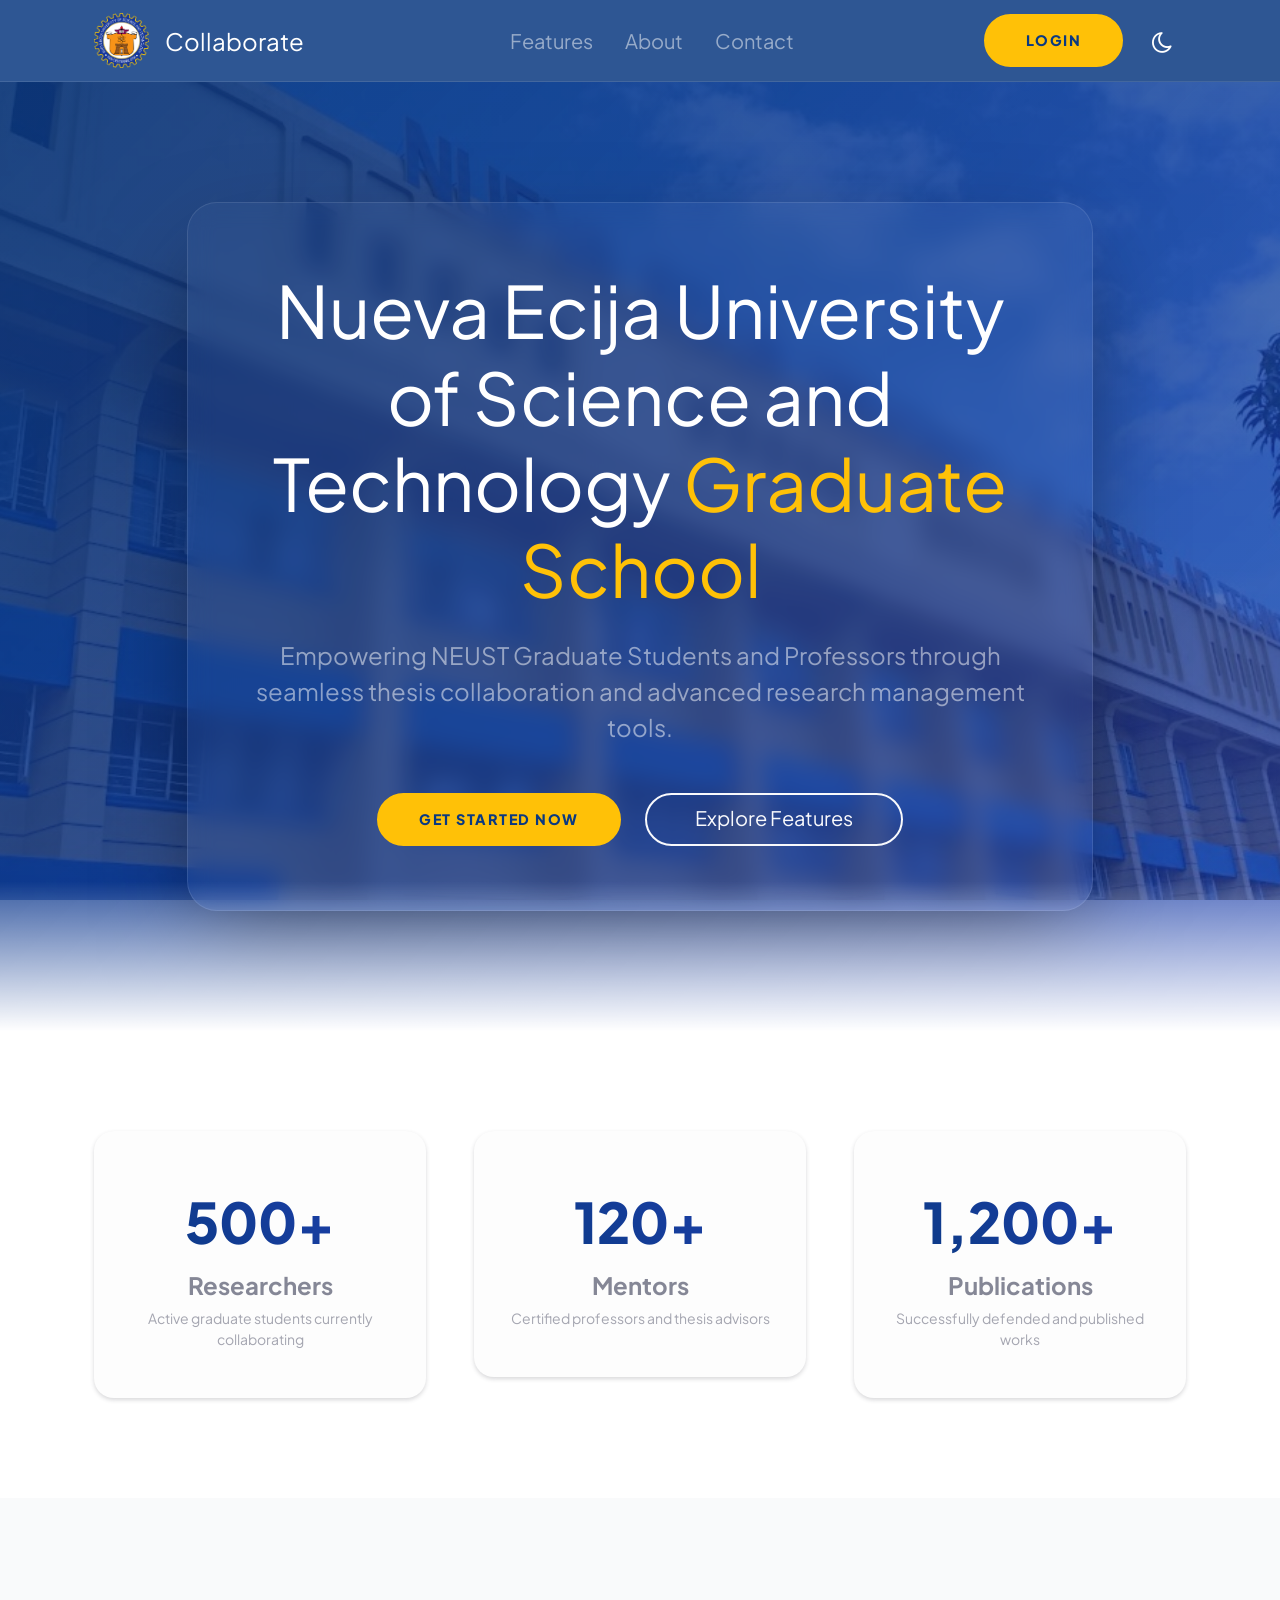
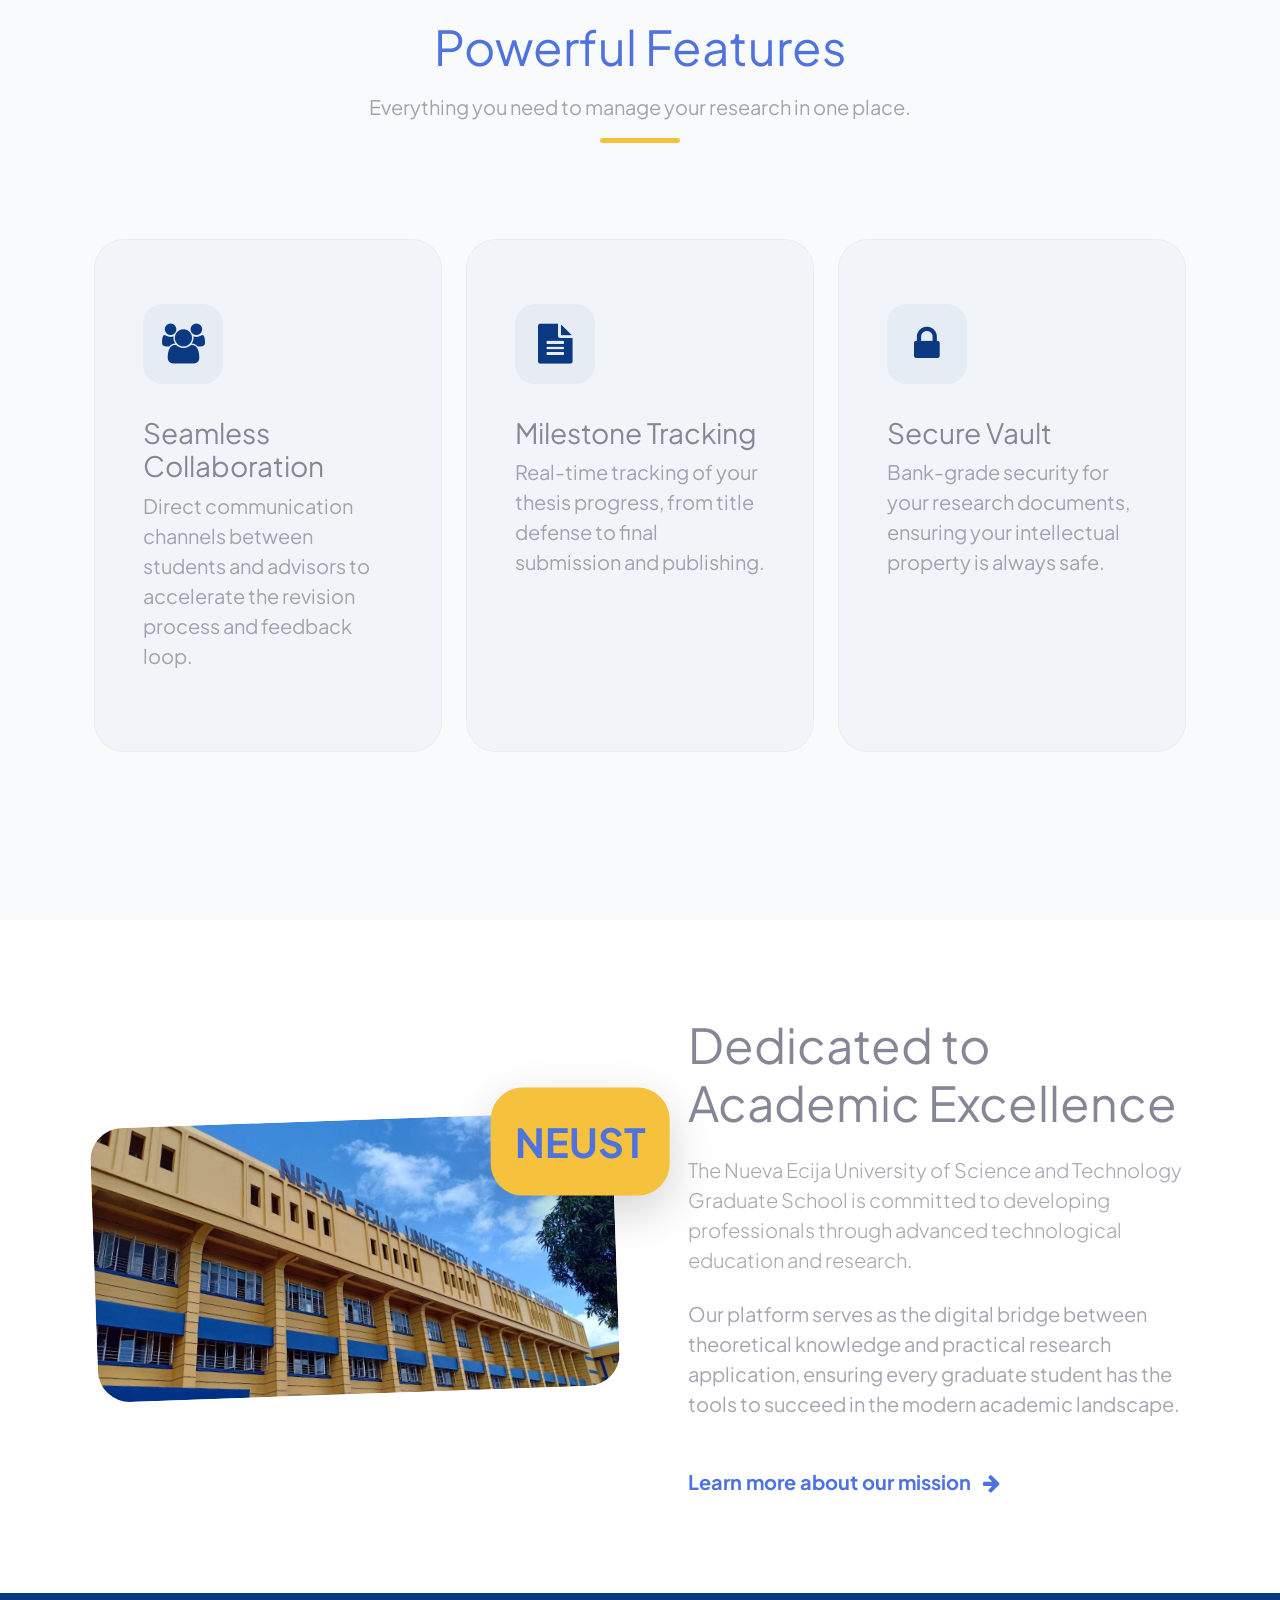
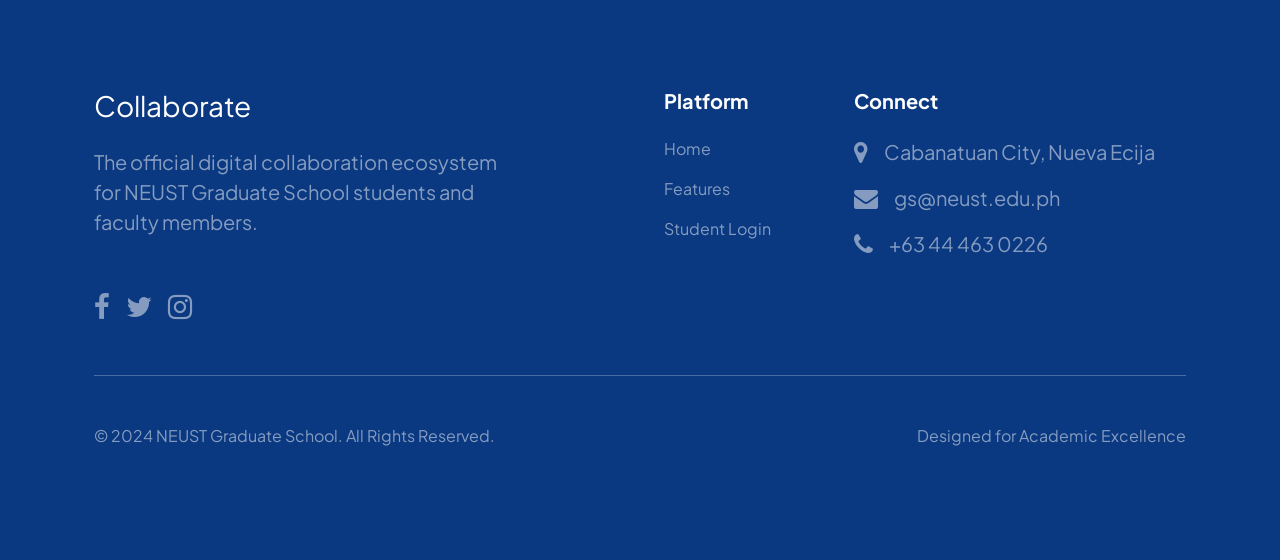
<file: index.html>
<!DOCTYPE html>
<html lang="en" data-bs-theme="light">

<head>
    <meta charset="utf-8">
    <meta name="viewport" content="width=device-width, initial-scale=1.0, shrink-to-fit=no">
    <title>Collaborate – NEUST Graduate School Platform</title>
    <meta name="description" content="A premium collaboration platform for Nueva Ecija University of Science and Technology Graduate School.">
    <link rel="icon" type="image/png" href="assets/img/neust_logo.png">
    <link rel="stylesheet" href="assets/bootstrap/css/bootstrap.min.css">
    <link rel="stylesheet" href="https://fonts.googleapis.com/css2?family=Plus+Jakarta+Sans:wght@300;400;600;700;800&display=swap">
    <link rel="stylesheet" href="assets/fonts/font-awesome.min.css">
    <link rel="stylesheet" href="assets/css/index.css">
</head>

<body>
    <!-- Navbar -->
    <nav class="navbar navbar-expand-md sticky-top">
        <div class="container">
            <a class="navbar-brand d-flex align-items-center" href="#">
                <img src="assets/img/neust_logo.png" style="width: 55px;" class="me-3" alt="Logo">
                <span class="fs-4 text-white fw-800">Collaborate</span>
            </a>
            <button class="navbar-toggler border-white text-white" type="button" data-bs-toggle="collapse" data-bs-target="#nav-menu">
                <i class="fa fa-bars"></i>
            </button>
            <div class="collapse navbar-collapse fs-5" id="nav-menu">
                <ul class="navbar-nav mx-auto">
                    <li class="nav-item"><a class="nav-link text-white-50 px-3" href="#features">Features</a></li>
                    <li class="nav-item"><a class="nav-link text-white-50 px-3" href="#about">About</a></li>
                    <li class="nav-item"><a class="nav-link text-white-50 px-3" href="#contact">Contact</a></li>
                </ul>
                <div class="d-flex align-items-center">
                    <a class="btn btn-premium me-3" href="login.html">Login</a>
                    <button id="theme-toggle" class="btn btn-link text-white fs-4" aria-label="Toggle dark mode">
                        <i class="fa fa-moon-o"></i>
                    </button>
                </div>
            </div>
        </div>
    </nav>

    <!-- Hero Section -->
    <header class="hero">
        <div class="container">
            <div class="row">
                <div class="col-lg-10 mx-auto text-center">
                    <div class="hero-content">
                        <h1 class="fw-800 mb-4 reveal">Nueva Ecija University of Science and Technology <span style="color: var(--accent-color);">Graduate School</span></h1>
                        <p class="fs-4 mb-5 text-white-50 reveal" style="transition-delay: 0.2s;">Empowering NEUST Graduate Students and Professors through seamless thesis collaboration and advanced research management tools.</p>
                        <div class="d-flex justify-content-center gap-4 reveal" style="transition-delay: 0.4s;">
                            <a class="btn btn-premium btn-lg" href="#">Get Started Now</a>
                            <a class="btn btn-outline-light btn-lg rounded-pill px-5 border-2" href="#features">Explore Features</a>
                        </div>
                    </div>
                </div>
            </div>
        </div>
    </header>

    <!-- Stats Section -->
    <section class="stats-section">
        <div class="container">
            <div class="row g-5">
                <div class="col-md-4 reveal">
                    <div class="stat-card shadow-sm">
                        <span class="stat-number">500+</span>
                        <h4 class="fw-bold">Researchers</h4>
                        <p class="text-muted small mb-0">Active graduate students currently collaborating</p>
                    </div>
                </div>
                <div class="col-md-4 reveal" style="transition-delay: 0.1s;">
                    <div class="stat-card shadow-sm">
                        <span class="stat-number">120+</span>
                        <h4 class="fw-bold">Mentors</h4>
                        <p class="text-muted small mb-0">Certified professors and thesis advisors</p>
                    </div>
                </div>
                <div class="col-md-4 reveal" style="transition-delay: 0.2s;">
                    <div class="stat-card shadow-sm">
                        <span class="stat-number">1,200+</span>
                        <h4 class="fw-bold">Publications</h4>
                        <p class="text-muted small mb-0">Successfully defended and published works</p>
                    </div>
                </div>
            </div>
        </div>
    </section>

    <!-- Features Section -->
    <section id="features" class="features">
        <div class="container">
            <div class="text-center mb-5 reveal">
                <h2 class="fw-800 text-primary mb-3">Powerful Features</h2>
                <p class="text-muted fs-5">Everything you need to manage your research in one place.</p>
                <div class="mx-auto bg-warning" style="height: 5px; width: 80px; border-radius: 10px;"></div>
            </div>
            <div class="row g-4 py-5">
                <div class="col-md-4 reveal">
                    <div class="feature-box">
                        <div class="feature-icon"><i class="fa fa-users"></i></div>
                        <h3 class="fw-700">Seamless Collaboration</h3>
                        <p class="text-muted fs-5">Direct communication channels between students and advisors to accelerate the revision process and feedback loop.</p>
                    </div>
                </div>
                <div class="col-md-4 reveal" style="transition-delay: 0.1s;">
                    <div class="feature-box">
                        <div class="feature-icon"><i class="fa fa-file-text"></i></div>
                        <h3 class="fw-700">Milestone Tracking</h3>
                        <p class="text-muted fs-5">Real-time tracking of your thesis progress, from title defense to final submission and publishing.</p>
                    </div>
                </div>
                <div class="col-md-4 reveal" style="transition-delay: 0.2s;">
                    <div class="feature-box">
                        <div class="feature-icon"><i class="fa fa-lock"></i></div>
                        <h3 class="fw-700">Secure Vault</h3>
                        <p class="text-muted fs-5">Bank-grade security for your research documents, ensuring your intellectual property is always safe.</p>
                    </div>
                </div>
            </div>
        </div>
    </section>

    <!-- About Section -->
    <section id="about" class="py-5 overflow-hidden">
        <div class="container py-5">
            <div class="row align-items-center g-5">
                <div class="col-md-6 reveal">
                    <div class="position-relative">
                        <img src="assets/img/primary-img/neust.jpg" class="img-fluid rounded-5 shadow-2xl" alt="NEUST Campus" style="transform: rotate(-2deg);">
                        <div class="position-absolute top-0 end-0 bg-warning p-4 rounded-5 shadow-lg d-none d-lg-block" style="transform: translate(30%, -30%);">
                            <span class="fs-1 fw-bold text-primary">NEUST</span>
                        </div>
                    </div>
                </div>
                <div class="col-md-6 ps-md-5 reveal" style="transition-delay: 0.2s;">
                    <h2 class="fw-800 mb-4">Dedicated to Academic Excellence</h2>
                    <p class="lead text-muted mb-4">The Nueva Ecija University of Science and Technology Graduate School is committed to developing professionals through advanced technological education and research.</p>
                    <p class="text-muted fs-5 mb-5">Our platform serves as the digital bridge between theoretical knowledge and practical research application, ensuring every graduate student has the tools to succeed in the modern academic landscape.</p>
                    <a href="#" class="text-primary fw-bold text-decoration-none fs-5">Learn more about our mission <i class="fa fa-arrow-right ms-2"></i></a>
                </div>
            </div>
        </div>
    </section>

    <!-- Footer -->
    <footer class="py-5" style="background: var(--primary-color); color: #fff;">
        <div class="container py-5">
            <div class="row g-5">
                <div class="col-md-5">
                    <h3 class="fw-800 mb-4">Collaborate</h3>
                    <p class="text-white-50 fs-5">The official digital collaboration ecosystem for NEUST Graduate School students and faculty members.</p>
                    <div class="d-flex gap-3 fs-3 mt-5">
                        <a href="#" class="text-white opacity-50 hover-opacity-100 transition-all"><i class="fa fa-facebook"></i></a>
                        <a href="#" class="text-white opacity-50 hover-opacity-100 transition-all"><i class="fa fa-twitter"></i></a>
                        <a href="#" class="text-white opacity-50 hover-opacity-100 transition-all"><i class="fa fa-instagram"></i></a>
                    </div>
                </div>
                <div class="col-md-2 offset-md-1">
                    <h5 class="fw-bold mb-4">Platform</h5>
                    <ul class="list-unstyled">
                        <li class="mb-3"><a href="#" class="text-white-50 text-decoration-none">Home</a></li>
                        <li class="mb-3"><a href="#features" class="text-white-50 text-decoration-none">Features</a></li>
                        <li class="mb-3"><a href="login" class="text-white-50 text-decoration-none">Student Login</a></li>
                    </ul>
                </div>
                <div class="col-md-4" id="contact">
                    <h5 class="fw-bold mb-4">Connect</h5>
                    <ul class="list-unstyled text-white-50 fs-5">
                        <li class="mb-3 d-flex align-items-center"><i class="fa fa-map-marker me-3 fs-4"></i> Cabanatuan City, Nueva Ecija</li>
                        <li class="mb-3 d-flex align-items-center"><i class="fa fa-envelope me-3 fs-4"></i> gs@neust.edu.ph</li>
                        <li class="mb-3 d-flex align-items-center"><i class="fa fa-phone me-3 fs-4"></i> +63 44 463 0226</li>
                    </ul>
                </div>
            </div>
            <hr class="my-5 border-white-50">
            <div class="d-flex flex-column flex-md-row justify-content-between align-items-center text-white-50">
                <p>&copy; 2024 NEUST Graduate School. All Rights Reserved.</p>
                <p>Designed for Academic Excellence</p>
            </div>
        </div>
    </footer>

    <button id="backToTop" aria-label="Back to top"><i class="fa fa-chevron-up"></i></button>

    <!-- Scripts -->
    <script src="assets/bootstrap/js/bootstrap.min.js"></script>
    <script>
        // Theme toggle
        const toggleBtn = document.getElementById('theme-toggle');
        
        function setTheme(theme) {
            document.documentElement.setAttribute('data-bs-theme', theme);
            localStorage.setItem('theme', theme);
            toggleBtn.querySelector('i').className = theme === 'dark' ? 'fa fa-sun-o' : 'fa fa-moon-o';
        }

        setTheme(localStorage.getItem('theme') || (window.matchMedia('(prefers-color-scheme: dark)').matches ? 'dark' : 'light'));

        toggleBtn.addEventListener('click', () => {
            setTheme(document.documentElement.getAttribute('data-bs-theme') === 'dark' ? 'light' : 'dark');
        });

        // Navbar & BackToTop
        window.addEventListener('scroll', () => {
            const nav = document.querySelector('.navbar');
            const btn = document.getElementById('backToTop');
            
            if (window.scrollY > 100) {
                nav.classList.add('scrolled');
                btn.style.display = 'flex';
            } else {
                nav.classList.remove('scrolled');
                btn.style.display = 'none';
            }
        });

        document.getElementById('backToTop').onclick = () => window.scrollTo({top: 0});

        // Scroll Reveal
        const observer = new IntersectionObserver((entries) => {
            entries.forEach(entry => {
                if (entry.isIntersecting) entry.target.classList.add('active');
            });
        }, { threshold: 0.1 });

        document.querySelectorAll('.reveal').forEach(el => observer.observe(el));
    </script>
</body>

</html>
</file>
<file: assets/css/index.css>
:root {
    --primary-color: #0A3981;
    --accent-color: #ffc107;
    --secondary-color: #1e40af;
    --text-dark: #1a1a1a;
    --text-light: #ffffff;
    --glass-bg: rgba(255, 255, 255, 0.1);
    --glass-border: rgba(255, 255, 255, 0.2);
    --transition: all 0.4s cubic-bezier(0.4, 0, 0.2, 1);
}

body {
    font-family: 'Plus Jakarta Sans', sans-serif;
    overflow-x: hidden;
    background-color: #fff;
}

/* Responsive Typography */
h1 {
    font-size: clamp(2.5rem, 8vw, 4.5rem);
}

h2 {
    font-size: clamp(2rem, 5vw, 3rem);
}

/* Smooth Scroll */
html {
    scroll-behavior: smooth;
}

/* Navbar Enhancement */
.navbar {
    backdrop-filter: blur(15px);
    -webkit-backdrop-filter: blur(15px);
    background: rgba(10, 57, 129, 0.85) !important;
    transition: var(--transition);
    border-bottom: 1px solid rgba(255, 255, 255, 0.1);
}

.navbar.scrolled {
    padding: 10px 0;
    background: rgba(10, 57, 129, 0.95) !important;
    box-shadow: 0 10px 30px rgba(0, 0, 0, 0.2);
}

/* Hero Enhancement */
.hero {
    min-height: 100vh;
    display: flex;
    align-items: center;
    background: linear-gradient(135deg, rgba(10, 57, 129, 0.9), rgba(30, 64, 175, 0.7)), url('../img/primary-img/neust.jpg') center/cover no-repeat fixed;
    color: var(--text-light);
    padding: 120px 0;
    position: relative;
}

.hero::after {
    content: '';
    position: absolute;
    bottom: 0;
    left: 0;
    right: 0;
    height: 150px;
    background: linear-gradient(to top, #fff, transparent);
}

[data-bs-theme="dark"] .hero::after {
    background: linear-gradient(to top, #1a1a1a, transparent);
}

.hero-content {
    background: rgba(255, 255, 255, 0.03);
    backdrop-filter: blur(12px);
    border: 1px solid rgba(255, 255, 255, 0.1);
    padding: clamp(2rem, 5vw, 4rem);
    border-radius: 30px;
    box-shadow: 0 40px 100px -20px rgba(0, 0, 0, 0.5);
}

/* Scroll Reveal Animation */
.reveal {
    opacity: 0;
    transform: translateY(30px);
    transition: var(--transition);
}

.reveal.active {
    opacity: 1;
    transform: translateY(0);
}

.btn-premium {
    background-color: var(--accent-color);
    color: var(--primary-color);
    font-weight: 800;
    padding: 14px 40px;
    border-radius: 100px;
    text-transform: uppercase;
    letter-spacing: 1.5px;
    transition: var(--transition);
    border: 2px solid var(--accent-color);
    font-size: 0.9rem;
}

.btn-premium:hover {
    background-color: transparent;
    color: var(--accent-color);
    transform: translateY(-5px);
    box-shadow: 0 15px 30px rgba(255, 193, 7, 0.3);
}

/* Stats Section */
.stats-section {
    padding: 100px 0;
    background: #fff;
    position: relative;
    z-index: 5;
}

.stat-card {
    text-align: center;
    padding: 3rem 2rem;
    border-radius: 20px;
    transition: var(--transition);
    background: #fdfdfd;
}

.stat-card:hover {
    background: #fff;
    box-shadow: 0 20px 40px rgba(0, 0, 0, 0.05);
    transform: translateY(-10px);
}

.stat-number {
    font-size: 3.5rem;
    font-weight: 800;
    color: var(--primary-color);
    display: block;
    margin-bottom: 0.5rem;
    background: linear-gradient(45deg, var(--primary-color), var(--secondary-color));
    -webkit-background-clip: text;
    -webkit-text-fill-color: transparent;
}

/* Features Section */
.features {
    padding: 120px 0;
    background: #f9fafb;
    position: relative;
}

.feature-box {
    background: #f1f5f9;
    padding: 4rem 3rem;
    border-radius: 30px;
    height: 100%;
    transition: var(--transition);
    border: 1px solid rgba(0, 0, 0, 0.03);
    position: relative;
    overflow: hidden;
}

.feature-box::before {
    content: '';
    position: absolute;
    top: 0;
    left: 0;
    width: 5px;
    height: 100%;
    background: var(--primary-color);
    transform: scaleY(0);
    transition: var(--transition);
    transform-origin: bottom;
}

.feature-box:hover::before {
    transform: scaleY(1);
}

.feature-box:hover {
    transform: translateY(-15px);
    box-shadow: 0 30px 60px rgba(0, 0, 0, 0.08);
}

.feature-icon {
    width: 80px;
    height: 80px;
    background: rgba(10, 57, 129, 0.05);
    display: flex;
    align-items: center;
    justify-content: center;
    border-radius: 20px;
    font-size: 2.5rem;
    color: var(--primary-color);
    margin-bottom: 2rem;
    transition: var(--transition);
}

.feature-box:hover .feature-icon {
    background: var(--primary-color);
    color: #fff;
    transform: rotateY(180deg);
}

/* Back to Top */
#backToTop {
    position: fixed;
    bottom: 30px;
    right: 30px;
    width: 50px;
    height: 50px;
    background: var(--primary-color);
    color: #fff;
    border-radius: 50%;
    display: none;
    align-items: center;
    justify-content: center;
    cursor: pointer;
    z-index: 1000;
    transition: var(--transition);
    border: none;
    box-shadow: 0 10px 20px rgba(0, 0, 0, 0.2);
}

#backToTop:hover {
    transform: translateY(-5px);
    background: var(--accent-color);
    color: var(--primary-color);
}

/* Dark Mode Adjustments */
[data-bs-theme="dark"] body {
    background: #1a1a1a;
    color: #eee;
}

[data-bs-theme="dark"] .stats-section {
    background: #1a1a1a;
}

[data-bs-theme="dark"] .stat-card {
    background: #222;
}

[data-bs-theme="dark"] .features {
    background: #151515;
}

[data-bs-theme="dark"] .feature-box {
    background: #222;
    border-color: #333;
}

[data-bs-theme="dark"] .stat-number {
    background: linear-gradient(45deg, #60a5fa, #a78bfa);
    -webkit-background-clip: text;
}
</file>
